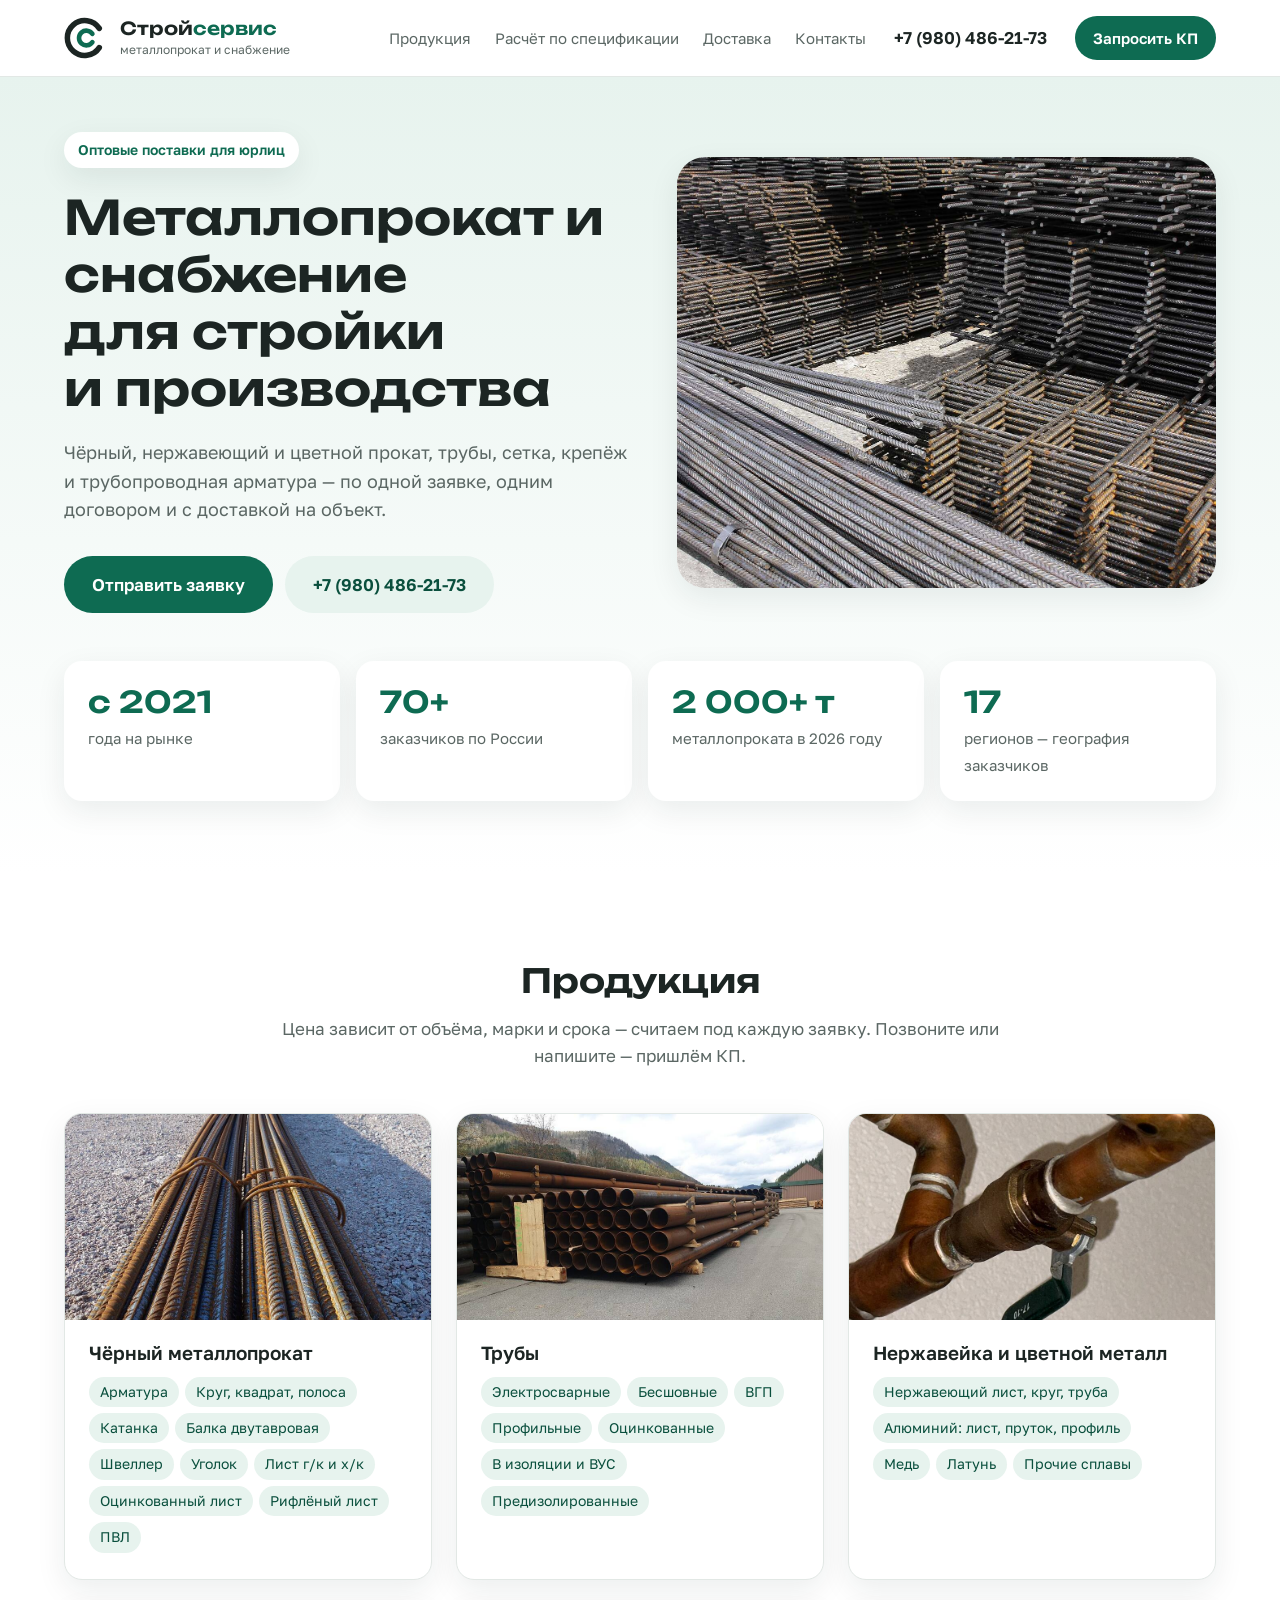
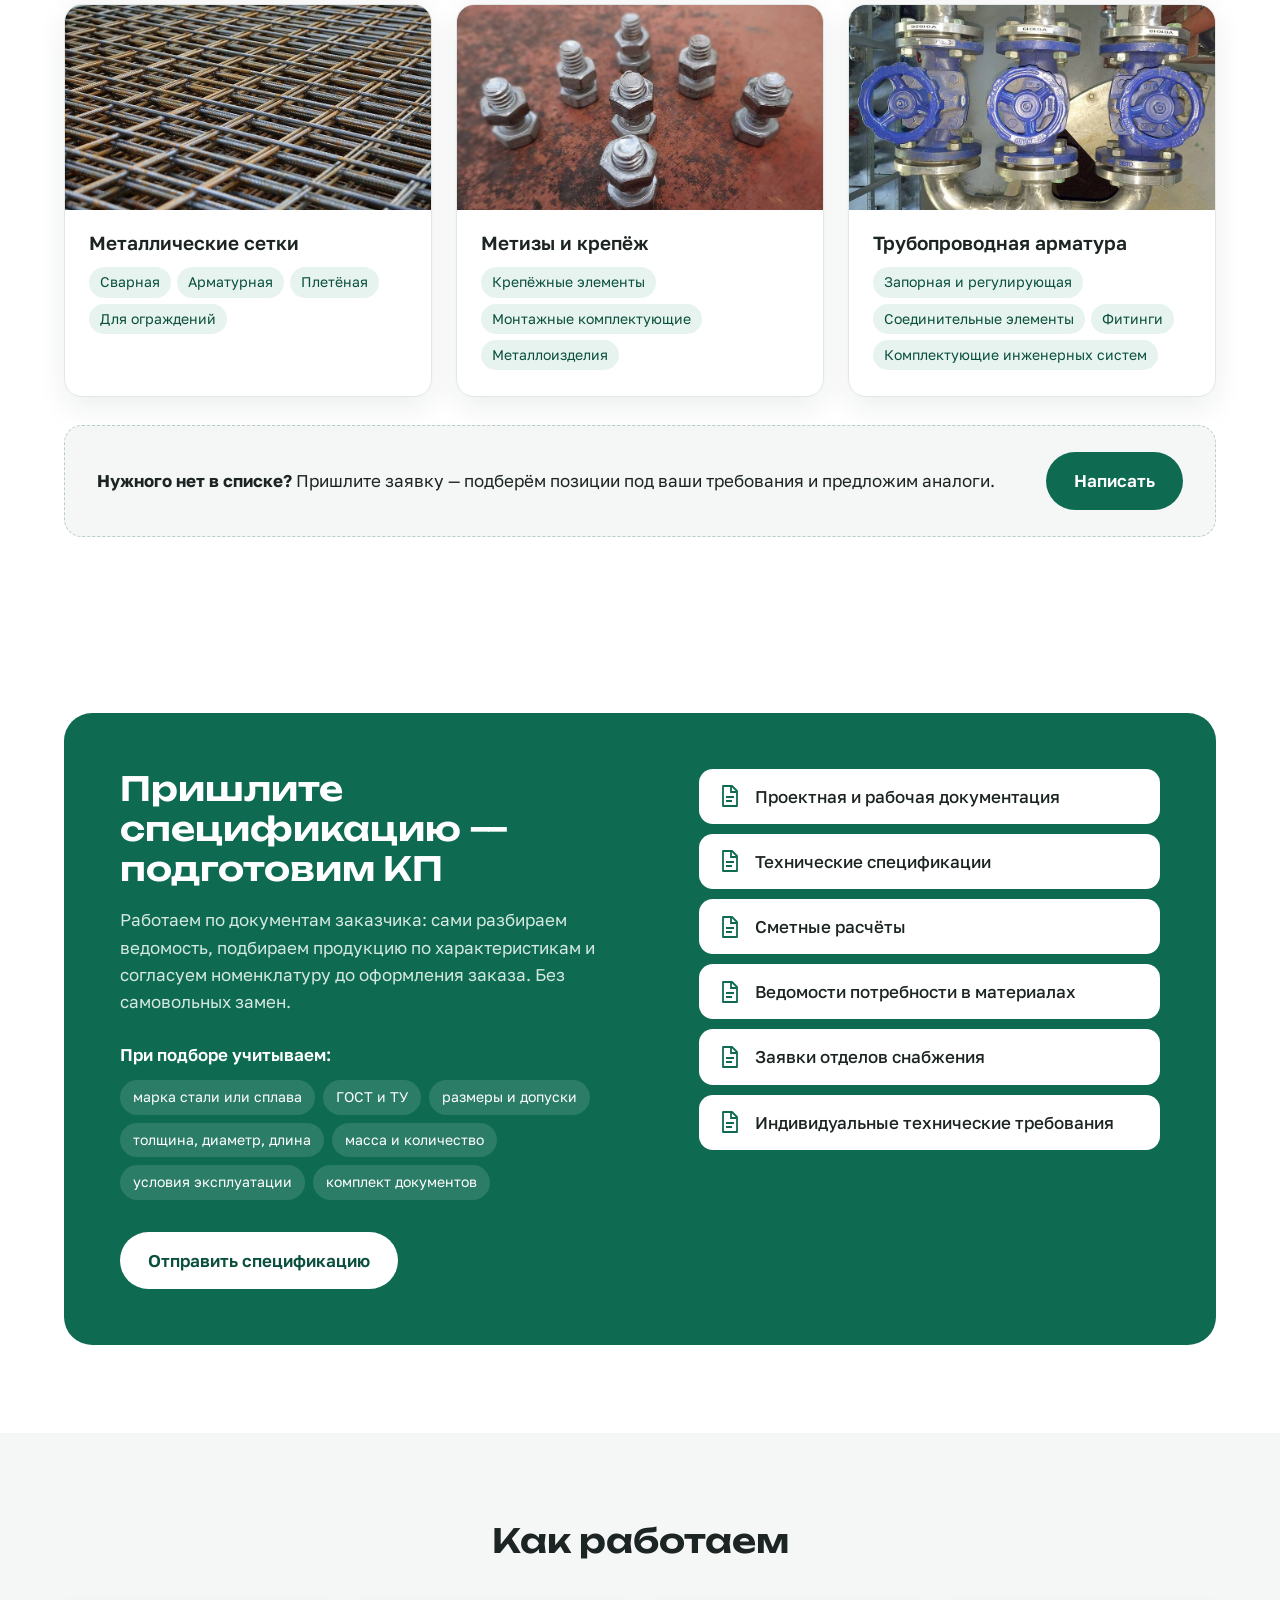
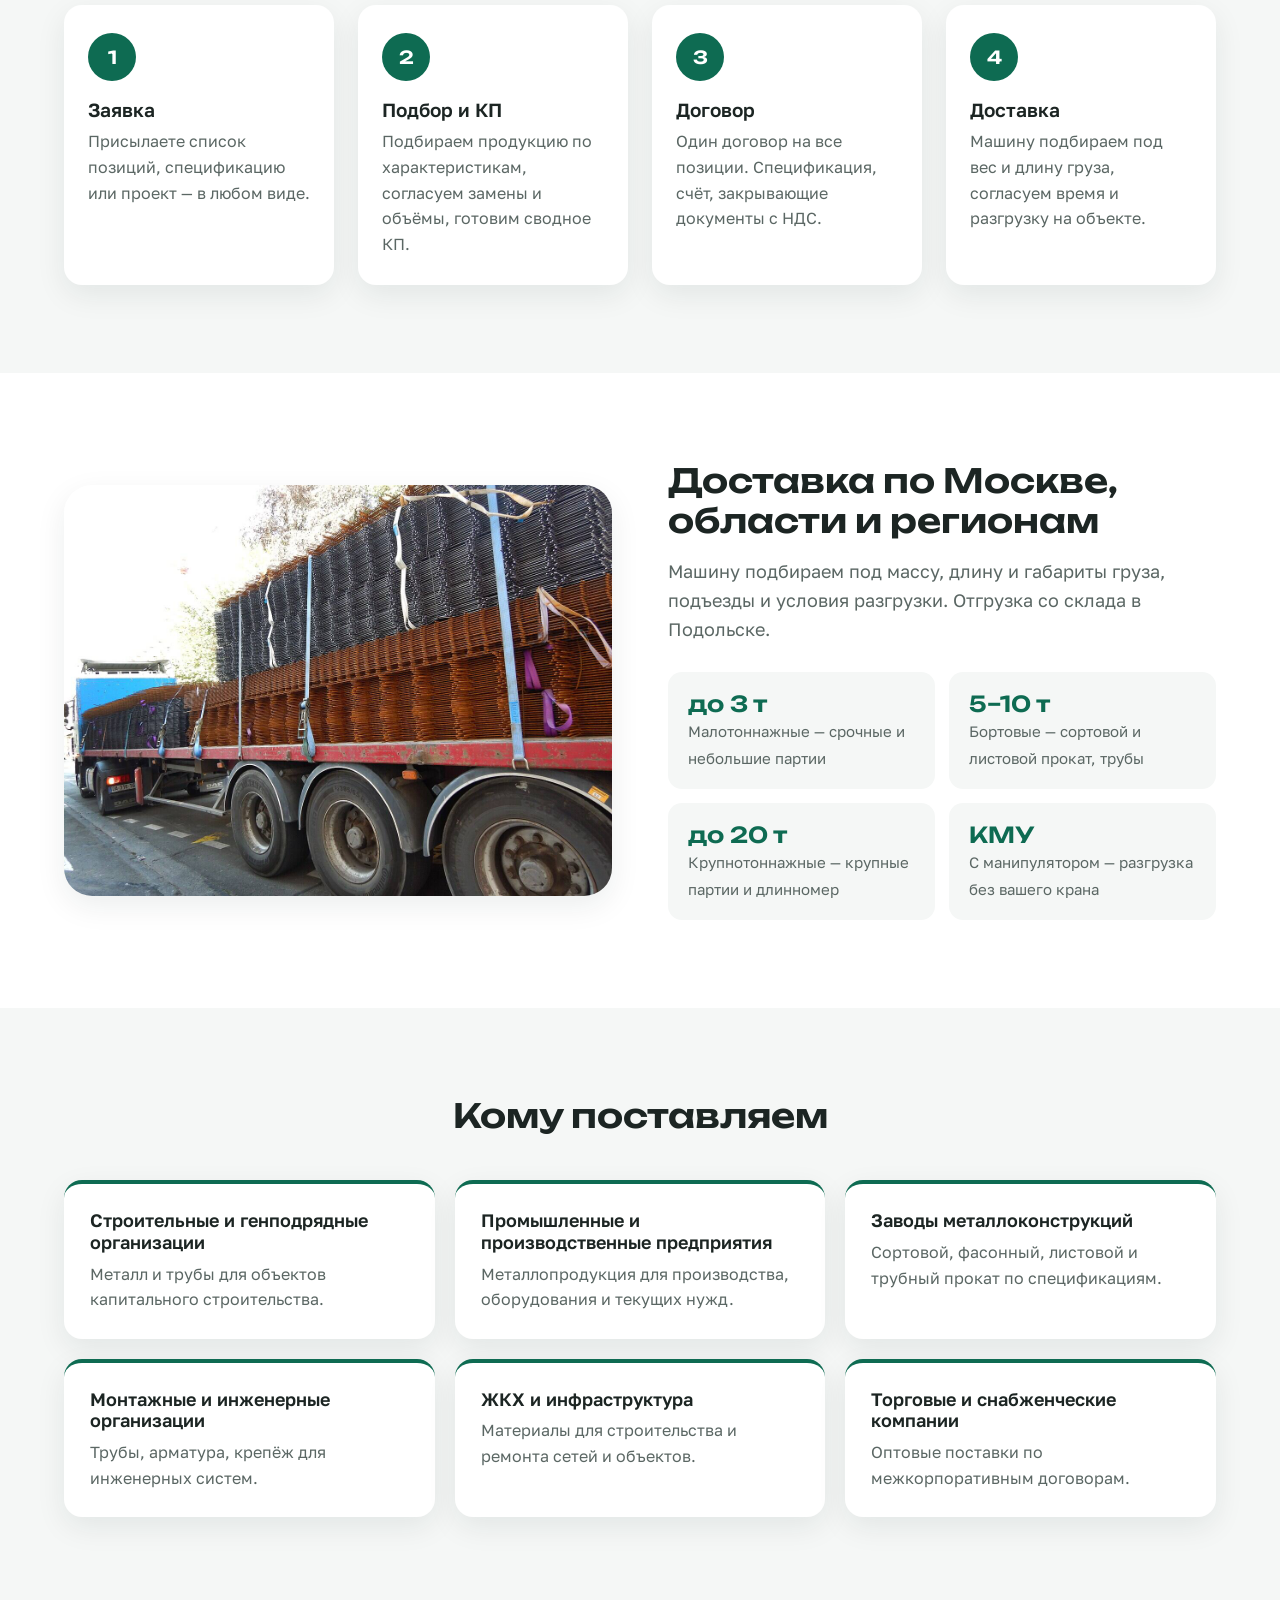
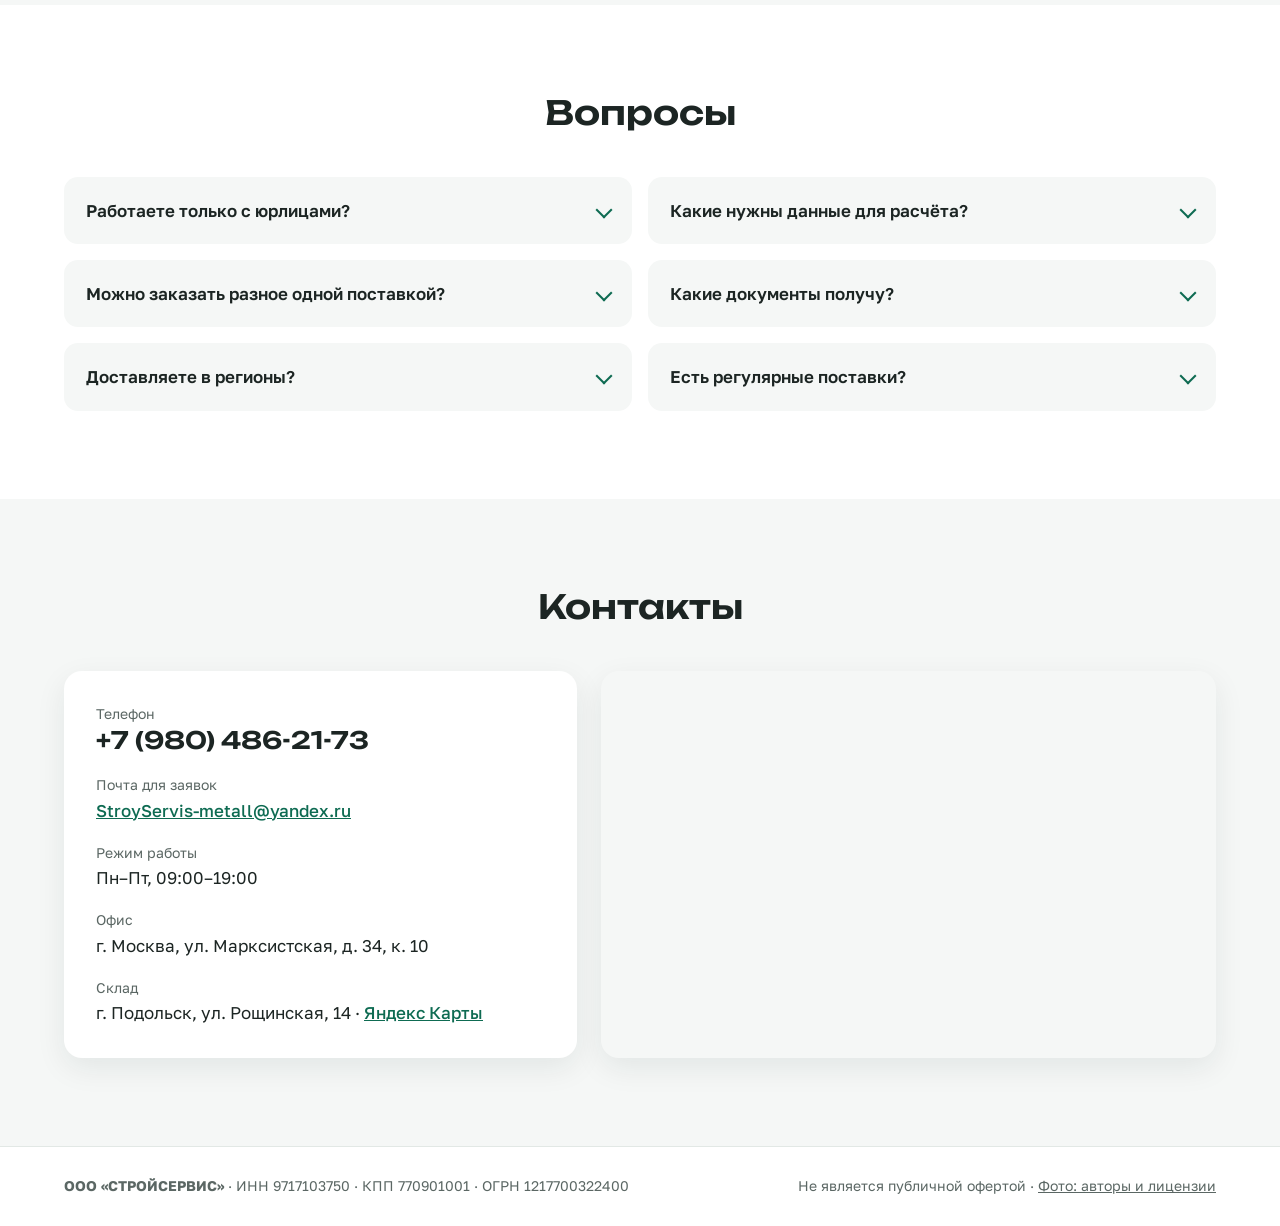
<file: index.html>
<!doctype html>
<html lang="ru">
<head>
<meta charset="utf-8">
<meta name="viewport" content="width=device-width, initial-scale=1">
<title>Стройсервис — комплексные поставки металлопроката для предприятий</title>
<meta name="description" content="ООО «Стройсервис»: оптовые поставки металлопроката, труб, металлоизделий и трубопроводной арматуры для строительных и промышленных предприятий. Москва и регионы.">
<meta property="og:type" content="website">
<meta property="og:site_name" content="Стройсервис">
<meta property="og:title" content="Стройсервис — комплексные поставки металлопроката для предприятий">
<meta property="og:description" content="Прокат, трубы, сетка, крепёж и трубопроводная арматура для стройки и производства, с доставкой.">
<meta property="og:url" content="https://stroyservis-metall.ru/">
<meta property="og:image" content="https://stroyservis-metall.ru/img/og.jpg?v=7b6bbb97">
<meta property="og:image:width" content="1200">
<meta property="og:image:height" content="630">
<meta name="twitter:card" content="summary_large_image">
<link rel="icon" href="favicon.ico?v=e490f176" sizes="any">
<link rel="icon" href="favicon.svg?v=4ffc2f1a" type="image/svg+xml">
<link rel="icon" href="favicon-32.png?v=d2083ea9" type="image/png" sizes="32x32">
<link rel="apple-touch-icon" href="apple-touch-icon.png?v=38bdb8b4">
<link rel="preconnect" href="https://fonts.googleapis.com">
<link rel="preconnect" href="https://fonts.gstatic.com" crossorigin>
<link href="https://fonts.googleapis.com/css2?family=Unbounded:wght@500;600;700&family=Golos+Text:wght@400;500;600&display=swap" rel="stylesheet">
<link rel="stylesheet" href="style.css?v=52bc9fd4">
</head>
<body>
<header class="top">
  <div class="wrap top-in">
    <a class="logo" href="#" aria-label="Стройсервис">
      <svg class="logo-mark" viewBox="0 0 48 48" aria-hidden="true"><g fill="none" stroke-linecap="round"><path stroke="#1c2523" stroke-width="6" d="M38.5 13.5A19 19 0 1 0 38.5 34.5"/><path stroke="#0e6b52" stroke-width="5" d="M31 19.5A8 8 0 1 0 31 28.5"/></g></svg>
      <span class="logo-txt">Строй<em>сервис</em><small>металлопрокат и снабжение</small></span>
    </a>
    <nav class="menu">
      <a href="#catalog">Продукция</a><a href="#spec">Расчёт по спецификации</a>
      <a href="#delivery">Доставка</a><a href="#contacts">Контакты</a>
    </nav>
    <a class="top-tel" href="tel:+79804862173">+7 (980) 486-21-73</a>
    <a class="pill" href="mailto:StroyServis-metall@yandex.ru?subject=%D0%97%D0%B0%D1%8F%D0%B2%D0%BA%D0%B0">Запросить КП</a>
  </div>
</header>
<main>
<section class="hero">
  <div class="wrap hero-in">
    <div class="hero-txt">
      <span class="badge">Оптовые поставки для юрлиц</span>
      <h1>Металлопрокат и снабжение для&nbsp;стройки и&nbsp;производства</h1>
      <p class="lead">Чёрный, нержавеющий и цветной прокат, трубы, сетка, крепёж и трубопроводная арматура —
      по одной заявке, одним договором и с доставкой на объект.</p>
      <div class="cta">
        <a class="btn" href="mailto:StroyServis-metall@yandex.ru?subject=%D0%97%D0%B0%D1%8F%D0%B2%D0%BA%D0%B0">Отправить заявку</a>
        <a class="btn alt" href="tel:+79804862173">+7 (980) 486-21-73</a>
      </div>
    </div>
    <div class="hero-pic" style="background-image:url('img/hero.jpg?v=49f546a7')"></div>
  </div>
  <div class="wrap"><ul class="stats"><li><b>с 2021</b><span>года на рынке</span></li><li><b>70+</b><span>заказчиков по России</span></li><li><b>2 000+ т</b><span>металлопроката в 2026 году</span></li><li><b>17</b><span>регионов — география заказчиков</span></li></ul></div>
</section>
<section class="sec" id="catalog">
  <div class="wrap">
    <div class="head-c"><h2>Продукция</h2>
    <p>Цена зависит от объёма, марки и срока — считаем под каждую заявку. Позвоните или напишите — пришлём КП.</p></div>
    <div class="cards"><article class="card">
      <div class="card-pic" style="background-image:url('img/c-black.jpg?v=7d3b53fc')"></div>
      <div class="card-body"><h3>Чёрный металлопрокат</h3><ul><li>Арматура</li><li>Круг, квадрат, полоса</li><li>Катанка</li><li>Балка двутавровая</li><li>Швеллер</li><li>Уголок</li><li>Лист г/к и х/к</li><li>Оцинкованный лист</li><li>Рифлёный лист</li><li>ПВЛ</li></ul></div>
    </article><article class="card">
      <div class="card-pic" style="background-image:url('img/c-pipe.jpg?v=0b0b3c51')"></div>
      <div class="card-body"><h3>Трубы</h3><ul><li>Электросварные</li><li>Бесшовные</li><li>ВГП</li><li>Профильные</li><li>Оцинкованные</li><li>В изоляции и ВУС</li><li>Предизолированные</li></ul></div>
    </article><article class="card">
      <div class="card-pic" style="background-image:url('img/c-inox.jpg?v=9168c365')"></div>
      <div class="card-body"><h3>Нержавейка и цветной металл</h3><ul><li>Нержавеющий лист, круг, труба</li><li>Алюминий: лист, пруток, профиль</li><li>Медь</li><li>Латунь</li><li>Прочие сплавы</li></ul></div>
    </article><article class="card">
      <div class="card-pic" style="background-image:url('img/c-mesh.jpg?v=5ff40beb')"></div>
      <div class="card-body"><h3>Металлические сетки</h3><ul><li>Сварная</li><li>Арматурная</li><li>Плетёная</li><li>Для ограждений</li></ul></div>
    </article><article class="card">
      <div class="card-pic" style="background-image:url('img/c-bolt.jpg?v=a16e1aef')"></div>
      <div class="card-body"><h3>Метизы и крепёж</h3><ul><li>Крепёжные элементы</li><li>Монтажные комплектующие</li><li>Металлоизделия</li></ul></div>
    </article><article class="card">
      <div class="card-pic" style="background-image:url('img/c-valve.jpg?v=7ba234da')"></div>
      <div class="card-body"><h3>Трубопроводная арматура</h3><ul><li>Запорная и регулирующая</li><li>Соединительные элементы</li><li>Фитинги</li><li>Комплектующие инженерных систем</li></ul></div>
    </article></div>
    <div class="more">
      <p><b>Нужного нет в списке?</b> Пришлите заявку — подберём позиции под ваши требования и предложим аналоги.</p>
      <a class="btn" href="mailto:StroyServis-metall@yandex.ru?subject=%D0%97%D0%B0%D1%8F%D0%B2%D0%BA%D0%B0">Написать</a>
    </div>
  </div>
</section>
<section class="sec" id="spec">
  <div class="wrap">
    <div class="panel">
      <div class="panel-txt">
        <h2>Пришлите спецификацию — подготовим КП</h2>
        <p>Работаем по документам заказчика: сами разбираем ведомость, подбираем продукцию по характеристикам
        и согласуем номенклатуру до оформления заказа. Без самовольных замен.</p>
        <p class="tags-t">При подборе учитываем:</p>
        <div class="tags"><span>марка стали или сплава</span><span>ГОСТ и ТУ</span><span>размеры и допуски</span><span>толщина, диаметр, длина</span><span>масса и количество</span><span>условия эксплуатации</span><span>комплект документов</span></div>
        <a class="btn light" href="mailto:StroyServis-metall@yandex.ru?subject=%D0%97%D0%B0%D1%8F%D0%B2%D0%BA%D0%B0">Отправить спецификацию</a>
      </div>
      <ul class="docs"><li><svg viewBox="0 0 24 24" aria-hidden="true"><path d="M6 2h9l5 5v15H6z" fill="none" stroke="currentColor" stroke-width="1.8" stroke-linejoin="round"/><path d="M14 2v6h6M9 13h8M9 17h6" fill="none" stroke="currentColor" stroke-width="1.8"/></svg><span>Проектная и рабочая документация</span></li><li><svg viewBox="0 0 24 24" aria-hidden="true"><path d="M6 2h9l5 5v15H6z" fill="none" stroke="currentColor" stroke-width="1.8" stroke-linejoin="round"/><path d="M14 2v6h6M9 13h8M9 17h6" fill="none" stroke="currentColor" stroke-width="1.8"/></svg><span>Технические спецификации</span></li><li><svg viewBox="0 0 24 24" aria-hidden="true"><path d="M6 2h9l5 5v15H6z" fill="none" stroke="currentColor" stroke-width="1.8" stroke-linejoin="round"/><path d="M14 2v6h6M9 13h8M9 17h6" fill="none" stroke="currentColor" stroke-width="1.8"/></svg><span>Сметные расчёты</span></li><li><svg viewBox="0 0 24 24" aria-hidden="true"><path d="M6 2h9l5 5v15H6z" fill="none" stroke="currentColor" stroke-width="1.8" stroke-linejoin="round"/><path d="M14 2v6h6M9 13h8M9 17h6" fill="none" stroke="currentColor" stroke-width="1.8"/></svg><span>Ведомости потребности в материалах</span></li><li><svg viewBox="0 0 24 24" aria-hidden="true"><path d="M6 2h9l5 5v15H6z" fill="none" stroke="currentColor" stroke-width="1.8" stroke-linejoin="round"/><path d="M14 2v6h6M9 13h8M9 17h6" fill="none" stroke="currentColor" stroke-width="1.8"/></svg><span>Заявки отделов снабжения</span></li><li><svg viewBox="0 0 24 24" aria-hidden="true"><path d="M6 2h9l5 5v15H6z" fill="none" stroke="currentColor" stroke-width="1.8" stroke-linejoin="round"/><path d="M14 2v6h6M9 13h8M9 17h6" fill="none" stroke="currentColor" stroke-width="1.8"/></svg><span>Индивидуальные технические требования</span></li></ul>
    </div>
  </div>
</section>
<section class="sec soft" id="how">
  <div class="wrap">
    <div class="head-c"><h2>Как работаем</h2></div>
    <ol class="steps"><li><i>1</i><h3>Заявка</h3><p>Присылаете список позиций, спецификацию или проект — в любом виде.</p></li><li><i>2</i><h3>Подбор и КП</h3><p>Подбираем продукцию по характеристикам, согласуем замены и объёмы, готовим сводное КП.</p></li><li><i>3</i><h3>Договор</h3><p>Один договор на все позиции. Спецификация, счёт, закрывающие документы с НДС.</p></li><li><i>4</i><h3>Доставка</h3><p>Машину подбираем под вес и длину груза, согласуем время и разгрузку на объекте.</p></li></ol>
  </div>
</section>
<section class="sec" id="delivery">
  <div class="wrap deliv">
    <div class="deliv-pic" style="background-image:url('img/delivery.jpg?v=4ece0dde')"></div>
    <div>
      <h2>Доставка по Москве, области и&nbsp;регионам</h2>
      <p class="lead">Машину подбираем под массу, длину и габариты груза, подъезды и условия разгрузки.
      Отгрузка со склада в Подольске.</p>
      <ul class="trucks"><li><b>до 3 т</b><span>Малотоннажные — срочные и небольшие партии</span></li><li><b>5–10 т</b><span>Бортовые — сортовой и листовой прокат, трубы</span></li><li><b>до 20 т</b><span>Крупнотоннажные — крупные партии и длинномер</span></li><li><b>КМУ</b><span>С манипулятором — разгрузка без вашего крана</span></li></ul>
    </div>
  </div>
</section>
<section class="sec soft" id="clients">
  <div class="wrap">
    <div class="head-c"><h2>Кому поставляем</h2></div>
    <ul class="clients"><li><h3>Строительные и генподрядные организации</h3><p>Металл и трубы для объектов капитального строительства.</p></li><li><h3>Промышленные и производственные предприятия</h3><p>Металлопродукция для производства, оборудования и текущих нужд.</p></li><li><h3>Заводы металлоконструкций</h3><p>Сортовой, фасонный, листовой и трубный прокат по спецификациям.</p></li><li><h3>Монтажные и инженерные организации</h3><p>Трубы, арматура, крепёж для инженерных систем.</p></li><li><h3>ЖКХ и инфраструктура</h3><p>Материалы для строительства и ремонта сетей и объектов.</p></li><li><h3>Торговые и снабженческие компании</h3><p>Оптовые поставки по межкорпоративным договорам.</p></li></ul>
  </div>
</section>
<section class="sec" id="faq">
  <div class="wrap">
    <div class="head-c"><h2>Вопросы</h2></div>
    <div class="faq"><details><summary>Работаете только с юрлицами?</summary><p>Да. Работаем с организациями и ИП по договору поставки, с НДС.</p></details><details><summary>Какие нужны данные для расчёта?</summary><p>Достаточно списка: наименование, марка, размеры, количество. Если есть спецификация или ведомость из проекта — присылайте её, разберём сами.</p></details><details><summary>Можно заказать разное одной поставкой?</summary><p>Да: прокат, трубы, сетка, крепёж и арматура — одним договором и одной доставкой.</p></details><details><summary>Какие документы получу?</summary><p>Договор, спецификацию, счёт, УПД. Сертификаты качества — на продукцию, по которой они предусмотрены изготовителем.</p></details><details><summary>Доставляете в регионы?</summary><p>Да. Москва, Московская область и другие регионы России — срок и стоимость считаем под заявку.</p></details><details><summary>Есть регулярные поставки?</summary><p>Да. Для постоянных заказчиков организуем поставки по графику проекта или текущим потребностям.</p></details></div>
  </div>
</section>
<section class="sec soft" id="contacts">
  <div class="wrap">
    <div class="head-c"><h2>Контакты</h2></div>
    <div class="cont">
      <div class="cont-card">
        <div><span>Телефон</span><a class="tel" href="tel:+79804862173">+7 (980) 486-21-73</a></div>
        <div><span>Почта для заявок</span><a href="mailto:StroyServis-metall@yandex.ru?subject=%D0%97%D0%B0%D1%8F%D0%B2%D0%BA%D0%B0">StroyServis-metall@yandex.ru</a></div>
        <div><span>Режим работы</span>Пн–Пт, 09:00–19:00</div>
        <div><span>Офис</span>г. Москва, ул. Марксистская, д. 34, к. 10</div>
        <div><span>Склад</span>г. Подольск, ул. Рощинская, 14 · <a href="https://yandex.ru/maps/?pt=37.572185,55.42775&z=16&l=map" target="_blank" rel="noopener">Яндекс Карты</a></div>
      </div>
      <iframe class="map" src="https://www.openstreetmap.org/export/embed.html?bbox=37.560185%2C55.42275%2C37.584185%2C55.432750000000006&layer=mapnik&marker=55.42775%2C37.572185" title="Склад на карте" loading="lazy" allowfullscreen></iframe>
    </div>
  </div>
</section>
<footer class="foot">
  <div class="wrap foot-in">
    <span><b>ООО «СТРОЙСЕРВИС»</b> · ИНН 9717103750 · КПП 770901001 · ОГРН 1217700322400</span>
    <span>Не является публичной офертой · <a href="foto.html">Фото: авторы и лицензии</a></span>
  </div>
</footer>
</main>
</body>
</html>
</file>
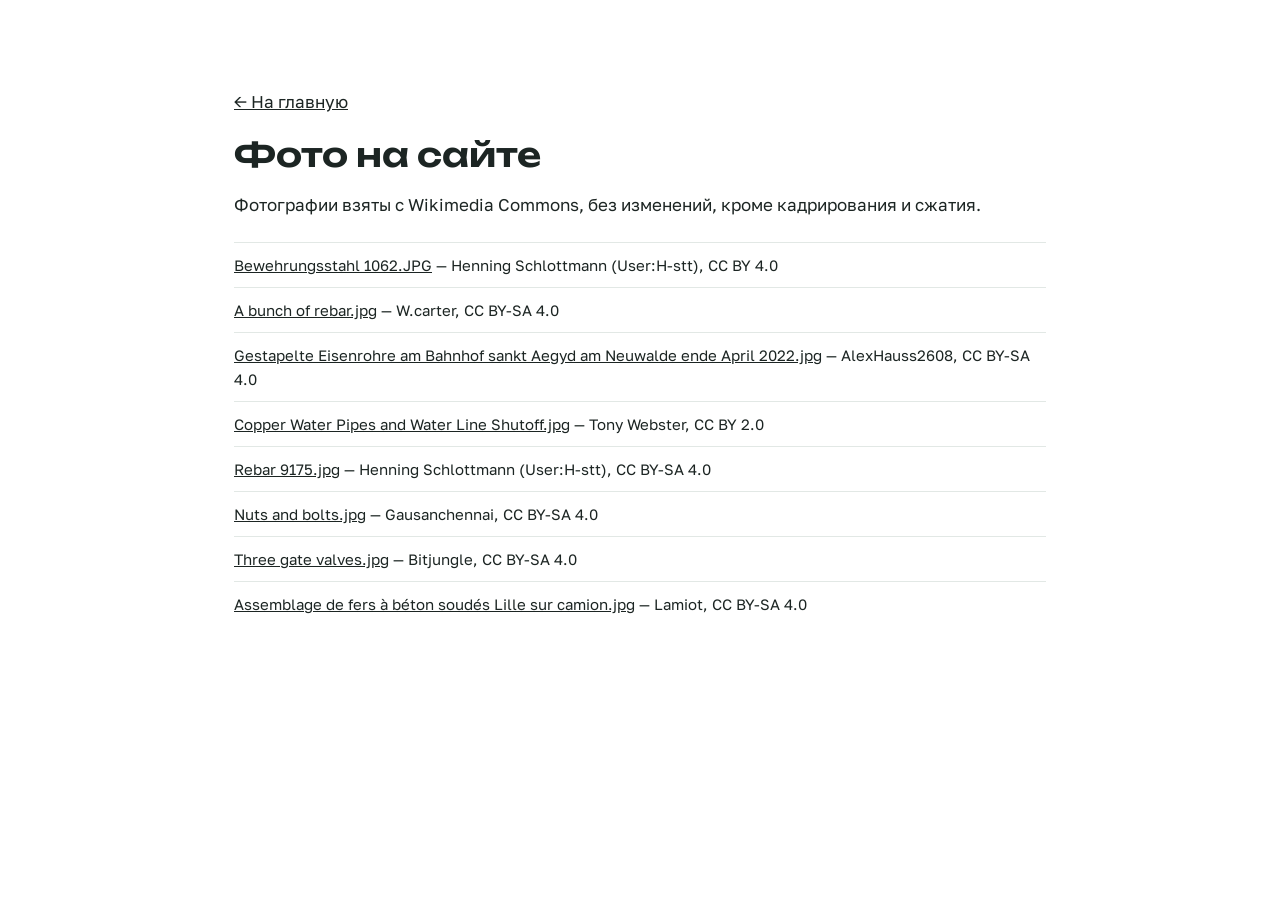
<file: foto.html>
<!doctype html>
<html lang="ru">
<head>
<meta charset="utf-8">
<meta name="viewport" content="width=device-width, initial-scale=1">
<title>Фото на сайте — Стройсервис</title>
<link rel="icon" href="favicon.ico?v=e490f176" sizes="any">
<link rel="icon" href="favicon.svg?v=4ffc2f1a" type="image/svg+xml">
<link rel="icon" href="favicon-32.png?v=d2083ea9" type="image/png" sizes="32x32">
<link rel="apple-touch-icon" href="apple-touch-icon.png?v=38bdb8b4">
<link rel="preconnect" href="https://fonts.googleapis.com">
<link rel="preconnect" href="https://fonts.gstatic.com" crossorigin>
<link href="https://fonts.googleapis.com/css2?family=Unbounded:wght@500;600;700&family=Golos+Text:wght@400;500;600&display=swap" rel="stylesheet">
<link rel="stylesheet" href="style.css?v=52bc9fd4">
</head>
<body><main class="sec"><div class="wrap credits">
<p><a href="./">← На главную</a></p><h2>Фото на сайте</h2>
<p>Фотографии взяты с Wikimedia Commons, без изменений, кроме кадрирования и сжатия.</p>
<ul><li><a href="https://commons.wikimedia.org/wiki/File:Bewehrungsstahl_1062.JPG">Bewehrungsstahl 1062.JPG</a> — Henning Schlottmann (User:H-stt), CC BY 4.0</li><li><a href="https://commons.wikimedia.org/wiki/File:A_bunch_of_rebar.jpg">A bunch of rebar.jpg</a> — W.carter, CC BY-SA 4.0</li><li><a href="https://commons.wikimedia.org/wiki/File:Gestapelte_Eisenrohre_am_Bahnhof_sankt_Aegyd_am_Neuwalde_ende_April_2022.jpg">Gestapelte Eisenrohre am Bahnhof sankt Aegyd am Neuwalde ende April 2022.jpg</a> — AlexHauss2608, CC BY-SA 4.0</li><li><a href="https://commons.wikimedia.org/wiki/File:Copper_Water_Pipes_and_Water_Line_Shutoff.jpg">Copper Water Pipes and Water Line Shutoff.jpg</a> — Tony Webster, CC BY 2.0</li><li><a href="https://commons.wikimedia.org/wiki/File:Rebar_9175.jpg">Rebar 9175.jpg</a> — Henning Schlottmann (User:H-stt), CC BY-SA 4.0</li><li><a href="https://commons.wikimedia.org/wiki/File:Nuts_and_bolts.jpg">Nuts and bolts.jpg</a> — Gausanchennai, CC BY-SA 4.0</li><li><a href="https://commons.wikimedia.org/wiki/File:Three_gate_valves.jpg">Three gate valves.jpg</a> — Bitjungle, CC BY-SA 4.0</li><li><a href="https://commons.wikimedia.org/wiki/File:Assemblage_de_fers_%C3%A0_b%C3%A9ton_soud%C3%A9s_Lille_sur_camion.jpg">Assemblage de fers à béton soudés Lille sur camion.jpg</a> — Lamiot, CC BY-SA 4.0</li></ul></div></main></body></html>
</file>
<file: style.css>
/* Стройсервис: светлый, зелёный акцент, скругления и мягкие тени */
:root {
  --green: #0e6b52;
  --green-d: #0a4f3d;
  --mint: #e7f3ee;
  --bg: #ffffff;
  --soft: #f5f7f6;
  --text: #1c2523;
  --muted: #5b6764;
  --line: #e2e8e5;
  --r: 18px;
  --shadow: 0 10px 30px rgba(16, 40, 33, .08);
}
* { box-sizing: border-box; margin: 0; padding: 0; }
html { scroll-behavior: smooth; scroll-padding-top: 90px; }
body { font: 400 17px/1.6 "Golos Text", system-ui, sans-serif; color: var(--text); background: var(--bg); }
a { color: inherit; }
ul, ol { list-style: none; }
h1, h2, h3 { font-family: "Unbounded", "Golos Text", sans-serif; font-weight: 600; line-height: 1.2; }
h1 { font-size: clamp(30px, 3.7vw, 50px); }
h2 { font-size: clamp(24px, 2.6vw, 36px); }
h3 { font-family: "Golos Text", sans-serif; font-weight: 600; font-size: 19px; }
.wrap { max-width: 1200px; margin: 0 auto; padding: 0 24px; }
.lead { font-size: 18px; color: var(--muted); }

.btn { display: inline-block; padding: 15px 28px; border-radius: 999px; background: var(--green); color: #fff;
  font-weight: 600; text-decoration: none; transition: background .2s, transform .2s; }
.btn:hover { background: var(--green-d); transform: translateY(-1px); }
.btn.alt { background: var(--mint); color: var(--green-d); }
.btn.alt:hover { background: #d5ebe2; }
.btn.light { background: #fff; color: var(--green-d); }
.btn.light:hover { background: var(--mint); }

/* шапка */
.top { position: sticky; top: 0; z-index: 10; background: rgba(255,255,255,.97); box-shadow: 0 1px 0 var(--line); }
.top-in { display: flex; align-items: center; gap: 28px; height: 76px; }
.logo { display: flex; align-items: center; gap: 12px; text-decoration: none; }
.logo-mark { width: 44px; height: 44px; flex: none; }
.logo-txt { font: 600 18px "Unbounded", sans-serif; line-height: 1.1; }
.logo-txt em { font-style: normal; color: var(--green); }
.logo-txt small { display: block; font: 400 12px "Golos Text", sans-serif; color: var(--muted); margin-top: 3px; }
.menu { display: flex; gap: 24px; margin-left: auto; font-size: 15px; }
.menu a { text-decoration: none; color: var(--muted); }
.menu a:hover { color: var(--green); }
.top-tel { font-weight: 600; text-decoration: none; white-space: nowrap; }
.pill { padding: 10px 18px; border-radius: 999px; background: var(--green); color: #fff; text-decoration: none;
  font-weight: 600; font-size: 15px; white-space: nowrap; }

/* первый экран */
.hero { padding: 56px 0 72px; background: linear-gradient(180deg, var(--mint) 0%, #fff 100%); }
.hero-in { display: grid; grid-template-columns: 1.05fr 1fr; gap: 48px; align-items: center; }
.badge { display: inline-block; padding: 7px 14px; border-radius: 999px; background: #fff; color: var(--green);
  font-weight: 600; font-size: 14px; box-shadow: var(--shadow); margin-bottom: 22px; }
.hero h1 { margin-bottom: 20px; }
.hero .lead { margin-bottom: 32px; }
.cta { display: flex; flex-wrap: wrap; gap: 12px; }
.hero-pic { aspect-ratio: 5/4; border-radius: 28px; background: center/cover no-repeat; box-shadow: var(--shadow); }
.stats { display: grid; grid-template-columns: repeat(4, 1fr); gap: 16px; margin-top: 48px; }
.stats li { background: #fff; border-radius: var(--r); padding: 22px 24px; box-shadow: var(--shadow); }
.stats b { display: block; font: 600 30px "Unbounded", sans-serif; color: var(--green); margin-bottom: 4px; }
.stats span { font-size: 15px; color: var(--muted); }

/* секции */
.sec { padding: 88px 0; }
.sec.soft { background: var(--soft); }
.head-c { text-align: center; max-width: 720px; margin: 0 auto 44px; }
.head-c p { color: var(--muted); margin-top: 14px; }

/* продукция */
.cards { display: grid; grid-template-columns: repeat(3, 1fr); gap: 24px; }
.card { background: #fff; border-radius: var(--r); overflow: hidden; box-shadow: var(--shadow); border: 1px solid var(--line);
  transition: transform .2s, box-shadow .2s; }
.card:hover { transform: translateY(-4px); box-shadow: 0 16px 40px rgba(16,40,33,.13); }
.card-pic { aspect-ratio: 16/9; background: var(--soft) center/cover no-repeat; }
.card-body { padding: 22px 24px 26px; }
.card h3 { margin-bottom: 12px; }
.card ul { display: flex; flex-wrap: wrap; gap: 6px; }
.card li { font-size: 14px; padding: 4px 11px; border-radius: 999px; background: var(--mint); color: var(--green-d); }
.more { margin-top: 28px; display: flex; align-items: center; justify-content: space-between; gap: 24px;
  padding: 26px 32px; border-radius: var(--r); background: var(--soft); border: 1px dashed #b9cfc6; }

/* спецификация */
.panel { display: grid; grid-template-columns: 1.15fr 1fr; gap: 48px; padding: 56px; border-radius: 28px;
  background: var(--green); color: #fff; }
.panel h2 { margin-bottom: 18px; }
.panel p { color: #d5e8e0; }
.panel .tags-t { margin-top: 26px; font-weight: 600; color: #fff; }
.tags { display: flex; flex-wrap: wrap; gap: 8px; margin: 12px 0 32px; }
.tags span { font-size: 14px; padding: 6px 13px; border-radius: 999px; background: rgba(255,255,255,.12); }
.docs { display: grid; gap: 10px; align-content: start; }
.docs li { display: flex; align-items: center; gap: 14px; background: #fff; color: var(--text); border-radius: 14px;
  padding: 14px 18px; font-weight: 500; }
.docs svg { width: 24px; height: 24px; color: var(--green); flex: none; }

/* шаги */
.steps { display: grid; grid-template-columns: repeat(4, 1fr); gap: 24px; }
.steps li { background: #fff; border-radius: var(--r); padding: 28px 24px; box-shadow: var(--shadow); }
.steps i { display: grid; place-items: center; width: 48px; height: 48px; border-radius: 50%; background: var(--green);
  color: #fff; font: 600 18px "Unbounded", sans-serif; font-style: normal; margin-bottom: 18px; }
.steps h3 { margin-bottom: 8px; }
.steps p { color: var(--muted); font-size: 16px; }

/* доставка */
.deliv { display: grid; grid-template-columns: 1fr 1fr; gap: 56px; align-items: center; }
.deliv-pic { aspect-ratio: 4/3; border-radius: 28px; background: center/cover no-repeat; box-shadow: var(--shadow); }
.deliv h2 { margin-bottom: 16px; }
.trucks { margin-top: 28px; display: grid; grid-template-columns: 1fr 1fr; gap: 14px; }
.trucks li { padding: 18px 20px; border-radius: 14px; background: var(--soft); }
.trucks b { display: block; font: 600 22px "Unbounded", sans-serif; color: var(--green); }
.trucks span { font-size: 15px; color: var(--muted); }

/* заказчики */
.clients { display: grid; grid-template-columns: repeat(3, 1fr); gap: 20px; }
.clients li { background: #fff; border-radius: var(--r); padding: 26px; border-top: 4px solid var(--green); box-shadow: var(--shadow); }
.clients h3 { margin-bottom: 8px; font-size: 18px; }
.clients p { color: var(--muted); font-size: 16px; }

/* вопросы */
.faq { display: grid; grid-template-columns: 1fr 1fr; gap: 16px; align-items: start; }
details { background: var(--soft); border-radius: 14px; }
summary { cursor: pointer; padding: 20px 56px 20px 22px; font-weight: 600; list-style: none; position: relative; }
summary::-webkit-details-marker { display: none; }
summary::after { content: ""; position: absolute; right: 22px; top: 50%; width: 10px; height: 10px; margin-top: -7px;
  border-right: 2px solid var(--green); border-bottom: 2px solid var(--green); transform: rotate(45deg); transition: transform .2s; }
details[open] summary::after { transform: rotate(-135deg); margin-top: -2px; }
details p { padding: 0 22px 20px; color: var(--muted); }

/* контакты */
.cont { display: grid; grid-template-columns: 1fr 1.2fr; gap: 24px; }
.cont-card { background: #fff; border-radius: var(--r); padding: 32px; box-shadow: var(--shadow); display: grid; gap: 18px; }
.cont-card span { display: block; font-size: 14px; color: var(--muted); }
.cont-card a { color: var(--green); font-weight: 500; }
.cont-card .tel { font: 600 24px "Unbounded", sans-serif; color: var(--text); text-decoration: none; }
.map { width: 100%; height: 100%; min-height: 380px; border: 0; border-radius: var(--r); box-shadow: var(--shadow); }
.foot { padding: 28px 0; font-size: 14px; color: var(--muted); border-top: 1px solid var(--line); }
.foot-in { display: flex; flex-wrap: wrap; justify-content: space-between; gap: 10px 30px; }

/* страница фото */
.credits { max-width: 860px; }
.credits h2 { margin: 20px 0 16px; }
.credits ul { margin-top: 24px; font-size: 15px; }
.credits li { padding: 10px 0; border-top: 1px solid var(--line); }

/* адаптив */
@media (max-width: 1120px) {
  .menu { display: none; }
  .top-tel { margin-left: auto; }
}
@media (max-width: 960px) {
  .hero-in, .deliv, .cont { grid-template-columns: 1fr; gap: 32px; }
  .hero-pic { aspect-ratio: 16/9; }
  .stats, .steps { grid-template-columns: 1fr 1fr; }
  .cards, .clients { grid-template-columns: 1fr 1fr; }
  .panel { grid-template-columns: 1fr; padding: 36px; gap: 32px; }
  .faq { grid-template-columns: 1fr; }
}
@media (max-width: 640px) {
  body { font-size: 16px; }
  .wrap { padding: 0 16px; }
  .top-in { height: 64px; gap: 10px; }
  .logo-txt small, .pill { display: none; }
  .logo-mark { width: 36px; height: 36px; }
  .logo-txt { font-size: 15px; }
  .top-tel { font-size: 15px; }
  .hero { padding: 32px 0 48px; }
  .cta .btn { width: 100%; text-align: center; }
  .stats { gap: 10px; margin-top: 32px; }
  .stats li { padding: 16px; }
  .stats b { font-size: 22px; }
  .stats span { font-size: 13px; }
  .sec { padding: 60px 0; }
  .cards, .clients, .steps, .trucks { grid-template-columns: 1fr; }
  .more { flex-direction: column; align-items: start; padding: 22px; }
  .panel { padding: 26px 20px; border-radius: 20px; }
  .cont-card { padding: 24px; }
  .map { min-height: 300px; }
}
</file>
